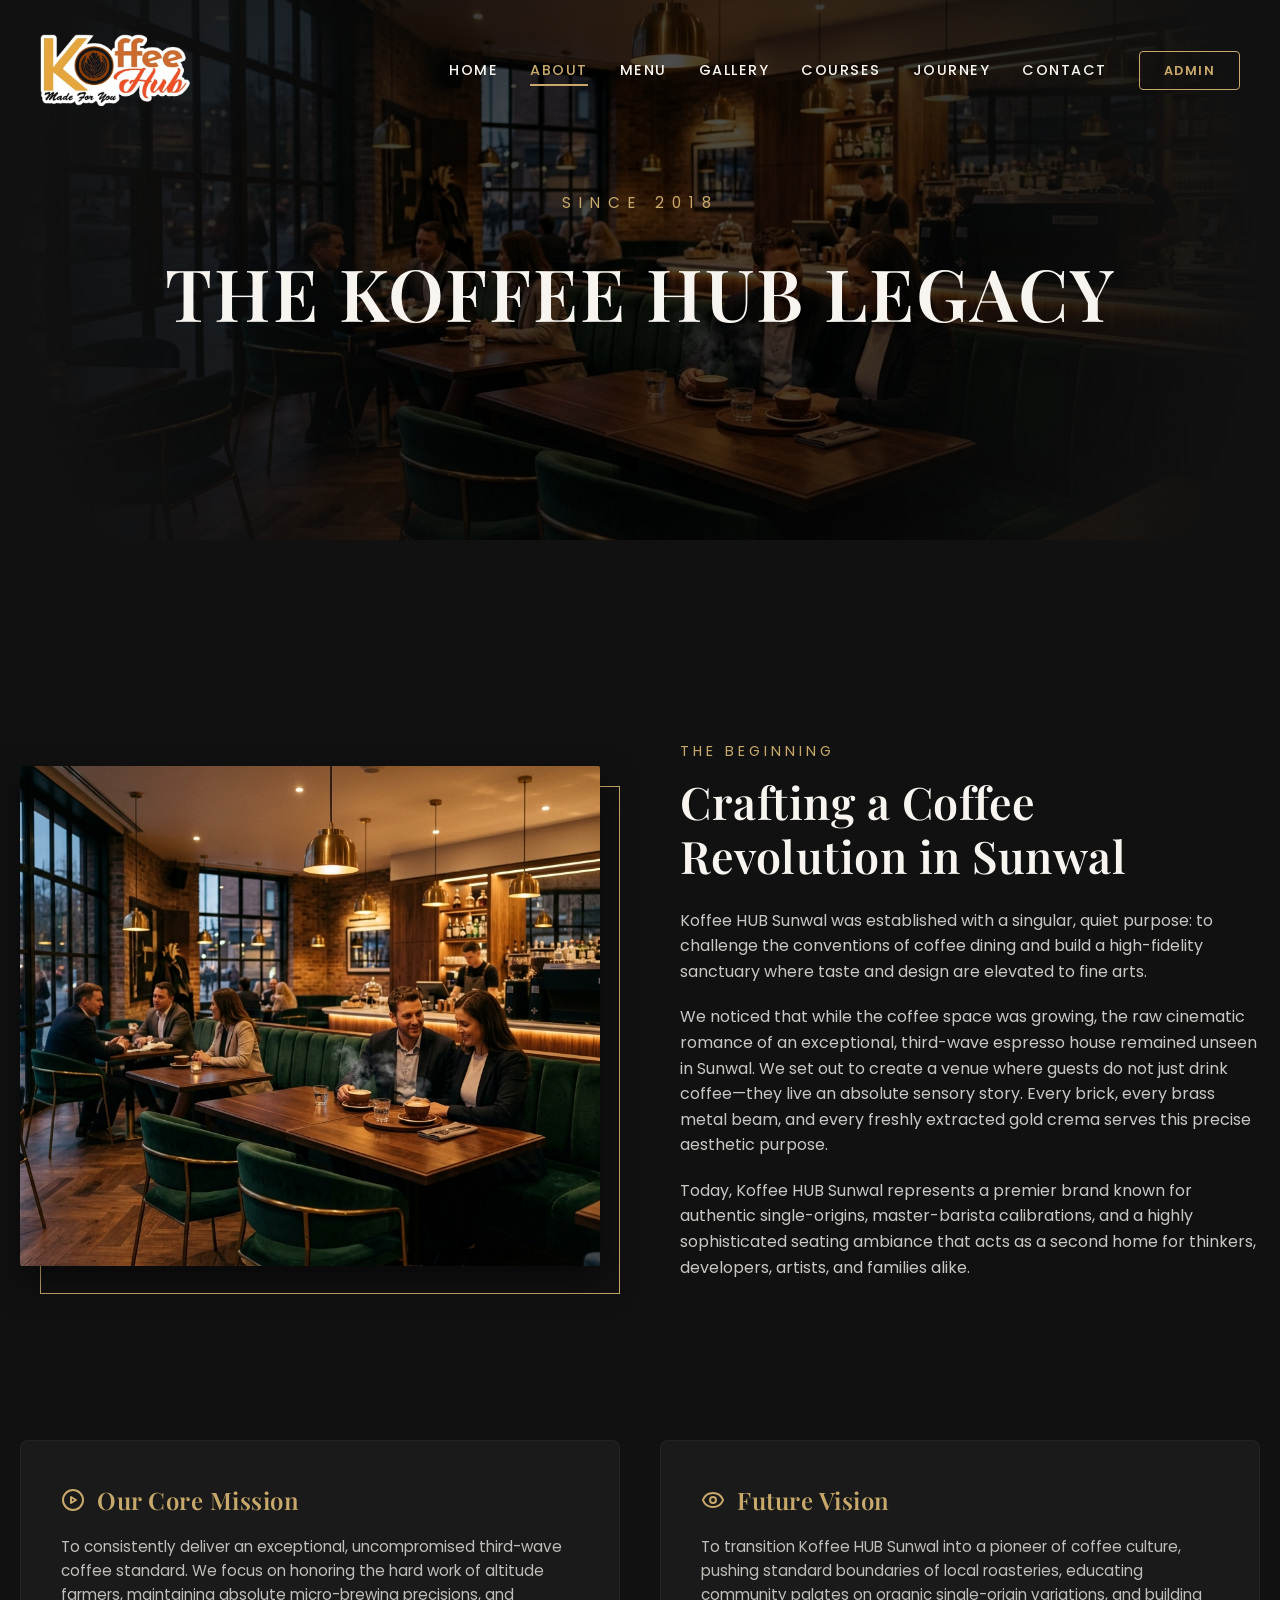
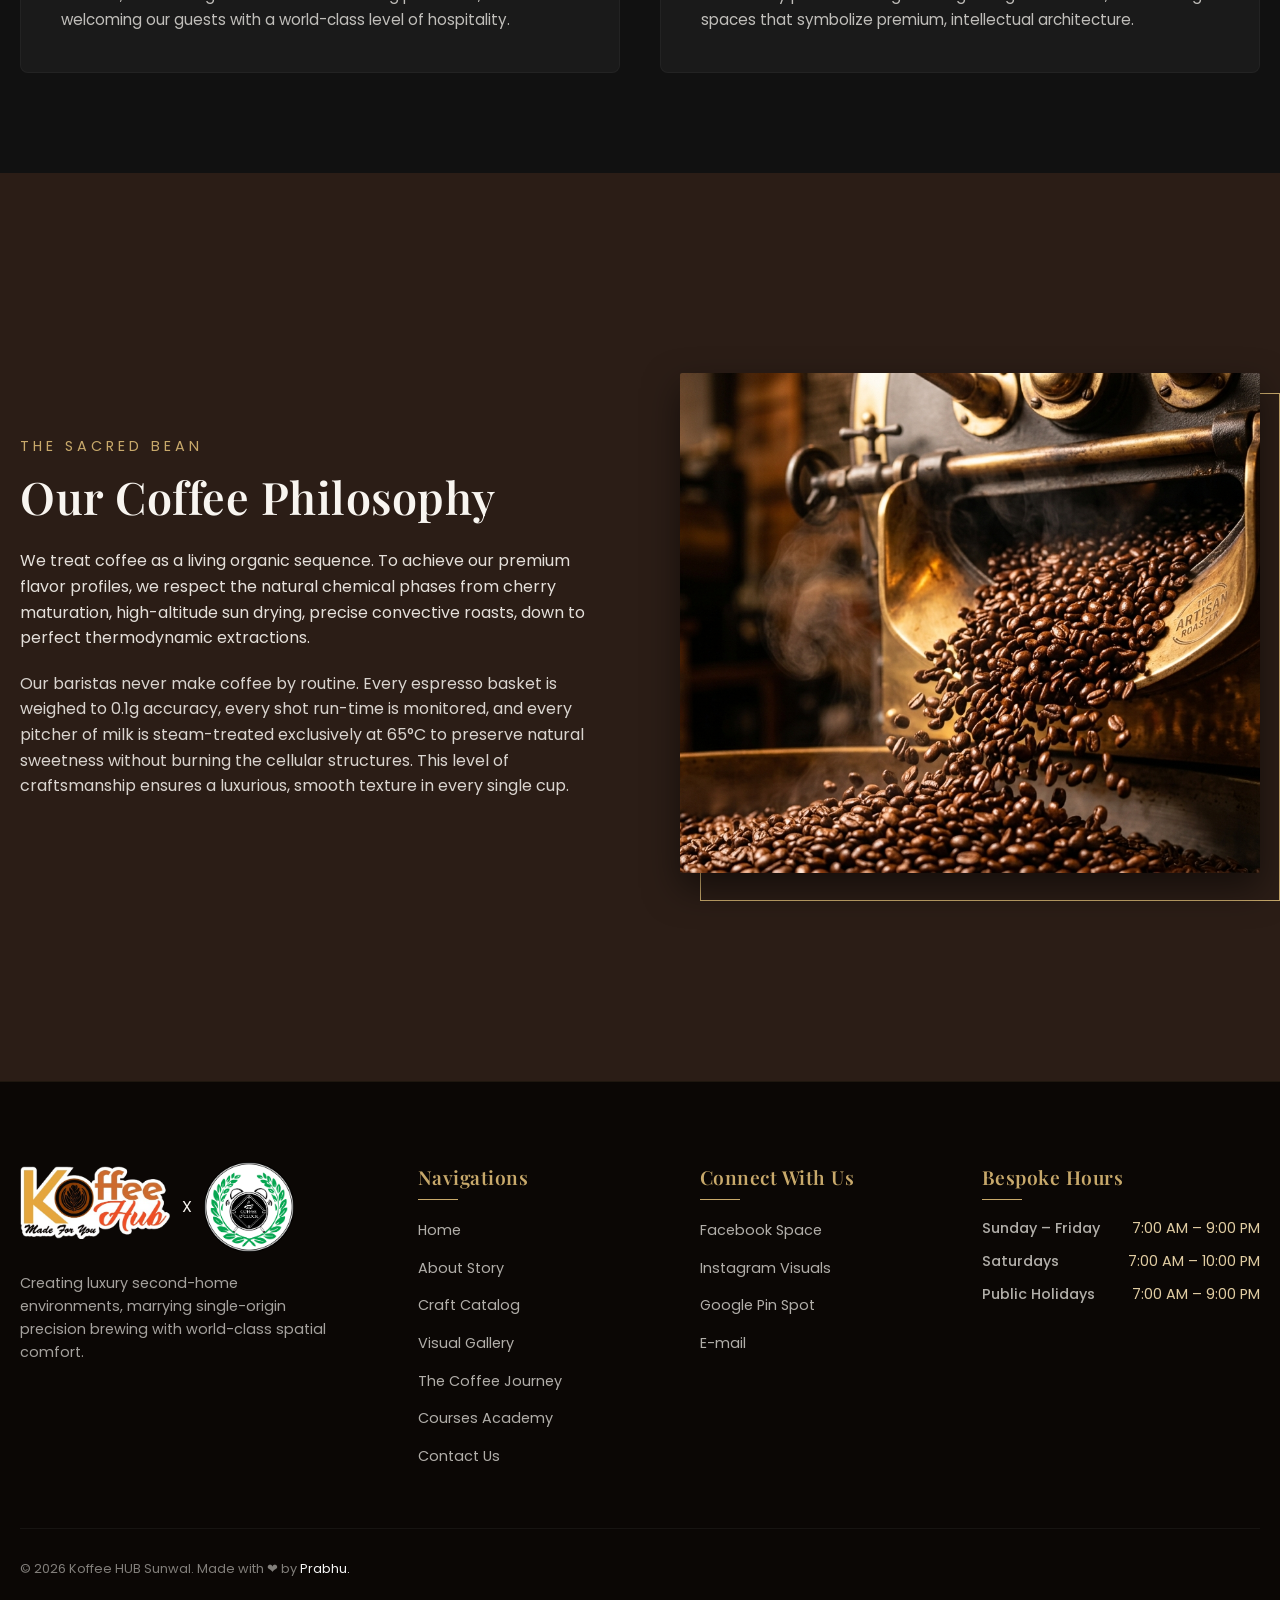
<file: about.html>
<!DOCTYPE html>
<html lang="en">
<head>
  <meta charset="UTF-8">
  <meta name="viewport" content="width=device-width, initial-scale=1.0">
  <title>Our Story & Philosophy | Koffee HUB Sunwal</title>
  <link rel="stylesheet" href="/css/style.css">
  <link rel="icon" href="images/icon.svg">
</head>
<body>
  <!-- Header / Navigation Bar -->
  <header id="header">
    <nav class="navbar" id="navbar">
      <a href="/index.html" class="nav-brand">
        <img src="/images/logo.png" alt="Koffee HUB Sunwal Logo" class="nav-logo-img">
      </a>
      
      <ul class="nav-menu">
        <li><a href="/index.html" class="nav-link">Home</a></li>
        <li><a href="/about.html" class="nav-link active">About</a></li>
        <li><a href="https://koffee-hub-sunwal-212716598723.asia-southeast1.run.app/?table=t-1784112344346" class="nav-link">Menu</a></li>
        <li><a href="/gallery.html" class="nav-link">Gallery</a></li>
        <li><a href="/courses.html" class="nav-link">Courses</a></li>
        <li><a href="/experience.html" class="nav-link">Journey</a></li>
        <li><a href="/contact.html" class="nav-link">Contact</a></li>
        <li><a href="https://koffee-hub-sunwal-212716598723.asia-southeast1.run.app/" class="nav-cta">Admin</a></li>
      </ul>

      <button class="hamburger" aria-label="Toggle Navigation">
        <span class="bar"></span>
        <span class="bar"></span>
        <span class="bar"></span>
      </button>
    </nav>
  </header>

  <!-- About Hero -->
  <section class="about-hero">
    <div class="about-hero-bg"></div>
    <div class="hero-overlay"></div>
    <div class="about-hero-content">
      <div class="hero-mini-title">Since 2018</div>
      <h1 class="about-hero-title">The Koffee HUB Legacy</h1>
    </div>
  </section>

  <!-- Narrative Section -->
  <section class="section">
    <div class="about-narrative reveal-on-scroll">
      <!-- Image Frame -->
      <div class="about-img-frame">
        <img src="/images/interior.jpg" alt="Koffee HUB Luxury Atmosphere" class="about-img">
      </div>
      
      <!-- Text Description -->
      <div class="about-text-content">
        <span class="about-story-subtitle">The Beginning</span>
        <h2 class="about-story-title">Crafting a Coffee Revolution in Sunwal</h2>
        <p class="about-text-p">
          Koffee HUB Sunwal was established with a singular, quiet purpose: to challenge the conventions of coffee dining and build a high-fidelity sanctuary where taste and design are elevated to fine arts.
        </p>
        <p class="about-text-p">
          We noticed that while the coffee space was growing, the raw cinematic romance of an exceptional, third-wave espresso house remained unseen in Sunwal. We set out to create a venue where guests do not just drink coffee—they live an absolute sensory story. Every brick, every brass metal beam, and every freshly extracted gold crema serves this precise aesthetic purpose.
        </p>
        <p class="about-text-p">
          Today, Koffee HUB Sunwal represents a premier brand known for authentic single-origins, master-barista calibrations, and a highly sophisticated seating ambiance that acts as a second home for thinkers, developers, artists, and families alike.
        </p>
      </div>
    </div>

    <!-- Mission & Vision Bento Cards -->
    <div class="bento-blocks reveal-on-scroll">
      <div class="bento-card">
        <h3 class="bento-card-title">
          <svg xmlns="http://www.w3.org/2000/svg" width="24" height="24" viewBox="0 0 24 24" fill="none" stroke="currentColor" stroke-width="2" stroke-linecap="round" stroke-linejoin="round" class="text-gold"><circle cx="12" cy="12" r="10"/><path d="m10 15 5-3-5-3v6Z"/></svg>
          Our Core Mission
        </h3>
        <p class="bento-card-desc">
          To consistently deliver an exceptional, uncompromised third-wave coffee standard. We focus on honoring the hard work of altitude farmers, maintaining absolute micro-brewing precisions, and welcoming our guests with a world-class level of hospitality.
        </p>
      </div>

      <div class="bento-card">
        <h3 class="bento-card-title">
          <svg xmlns="http://www.w3.org/2000/svg" width="24" height="24" viewBox="0 0 24 24" fill="none" stroke="currentColor" stroke-width="2" stroke-linecap="round" stroke-linejoin="round" class="text-gold"><path d="M2.062 12.348a1 1 0 0 1 0-.696 10.75 10.75 0 0 1 19.876 0 1 1 0 0 1 0 .696 10.75 10.75 0 0 1-19.876 0Z"/><circle cx="12" cy="12" r="3"/></svg>
          Future Vision
        </h3>
        <p class="bento-card-desc">
          To transition Koffee HUB Sunwal into a pioneer of coffee culture, pushing standard boundaries of local roasteries, educating community palates on organic single-origin variations, and building spaces that symbolize premium, intellectual architecture.
        </p>
      </div>
    </div>
  </section>

  <!-- Philosophy and Beans Section -->
  <section class="section-full">
    <div class="section reveal-on-scroll" style="padding: 100px 20px;">
      <div class="about-narrative">
        <div class="about-text-content">
          <span class="about-story-subtitle">The Sacred Bean</span>
          <h2 class="about-story-title">Our Coffee Philosophy</h2>
          <p class="about-text-p" style="color: rgba(248, 245, 240, 0.9);">
            We treat coffee as a living organic sequence. To achieve our premium flavor profiles, we respect the natural chemical phases from cherry maturation, high-altitude sun drying, precise convective roasts, down to perfect thermodynamic extractions.
          </p>
          <p class="about-text-p" style="color: rgba(248, 245, 240, 0.85);">
            Our baristas never make coffee by routine. Every espresso basket is weighed to 0.1g accuracy, every shot run-time is monitored, and every pitcher of milk is steam-treated exclusively at 65°C to preserve natural sweetness without burning the cellular structures. This level of craftsmanship ensures a luxurious, smooth texture in every single cup.
          </p>
        </div>

        <div class="about-img-frame">
          <img src="/images/beans.jpg" alt="Hand-selected fresh roasted coffee beans" class="about-img">
        </div>
      </div>
    </div>
  </section>

  <!-- Footer -->
<footer>
    <div class="footer-layout">
      <!-- Col 1: Brand Info -->
      <div class="footer-col-desc">
        <div class="footer-logo-row">
          <a href="#">
          <img src="/images/logo.png" alt="Koffee HUB Sunwal" class="footer-logo-img">
          </a>
          X 
          <img src="images/coffeoclocklogo.png" alt="Koffee HUB Sunwal" class="footer-logo-img2">
        </div>
        <p class="footer-brand-p">Creating luxury second-home environments, marrying single-origin precision brewing with world-class spatial comfort.</p>
      </div>

      <!-- Col 2: Navigation Links -->
      <div>
        <h3 class="footer-heading">Navigations</h3>
        <ul class="footer-links">
          <li><a href="/index.html">Home</a></li>
          <li><a href="/about.html">About Story</a></li>
          <li><a href="https://koffee-hub-sunwal-212716598723.asia-southeast1.run.app/?table=t-1784112344346">Craft Catalog</a></li>
          <li><a href="/gallery.html">Visual Gallery</a></li>
          <li><a href="/experience.html">The Coffee Journey</a></li>
          <li><a href="/courses.html">Courses Academy</a></li>
          <li><a href="/contact.html">Contact Us</a></li>
        </ul>
      </div>

      <!-- Col 3: Social & Communities -->
      <div>
        <h3 class="footer-heading">Connect With Us</h3>
        <ul class="footer-links">
          <li><a href="https://www.facebook.com/p/Koffee-HUB-Sunwal-100027303412881/" target="_blank">Facebook Space</a></li>
          <li><a href="https://www.instagram.com/koffeehubsunwal/" target="_blank">Instagram Visuals</a></li>
          <li><a href="https://maps.app.goo.gl/vTeox2EkM3HHREE3A" target="_blank">Google Pin Spot</a></li>
          <li><a href="mailto:koffeehub4@gmail.com">E-mail </a></li>
        </ul>
      </div>

      <!-- Col 4: Opening Hours -->
      <div>
        <h3 class="footer-heading">Bespoke Hours</h3>
        <ul class="hours-list">
          <li class="hours-item">
            <span>Sunday – Friday</span>
            <span>7:00 AM – 9:00 PM</span>
          </li>
          <li class="hours-item">
            <span>Saturdays</span>
            <span>7:00 AM – 10:00 PM</span>
          </li>
          <li class="hours-item">
            <span>Public Holidays</span>
            <span>7:00 AM – 9:00 PM</span>
          </li>
        </ul>
      </div>
    </div>

    <!-- Footer Bottom Copyright row -->
    <div class="footer-bottom">
      <div>&copy; 2026 Koffee HUB Sunwal. Made with ❤ by <a href="https://parbhumahatchhetry.com.np" style="text-decoration: none; color: whitesmoke;">Prabhu.</a></div>
    </div>
  </footer>

  <!-- Back to Top Button -->
  <button id="back-to-top" aria-label="Back to top">
    <svg xmlns="http://www.w3.org/2000/svg" width="24" height="24" viewBox="0 0 24 24" fill="none" stroke="currentColor" stroke-width="2" stroke-linecap="round" stroke-linejoin="round"><path d="m18 15-6-6-6 6"/></svg>
  </button>

  <script type="module" src="/js/script.js" defer></script>
</body>
</html>
</file>
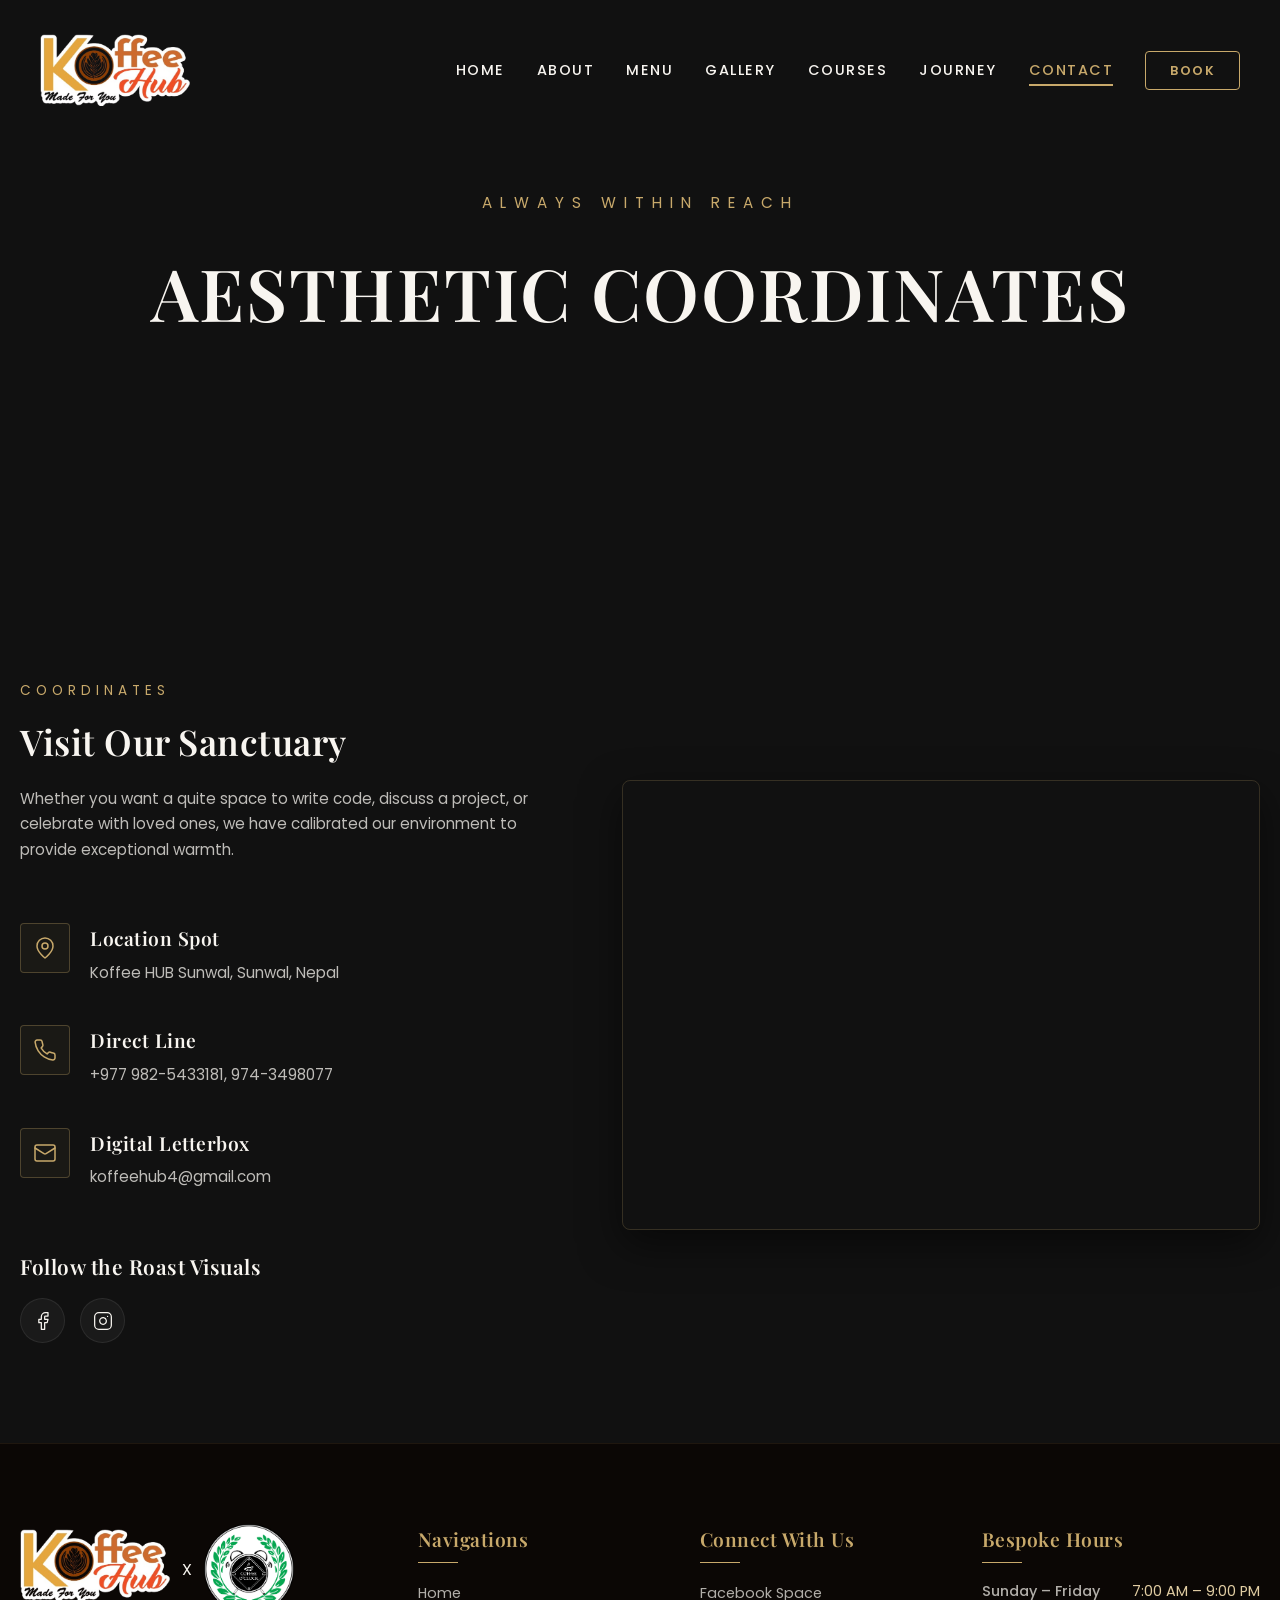
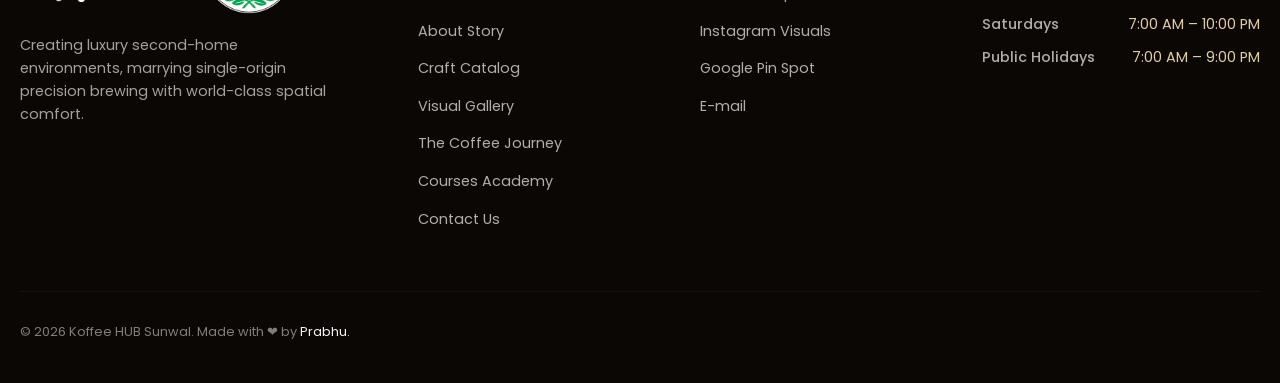
<file: contact.html>
<!DOCTYPE html>
<html lang="en">
<head>
  <meta charset="UTF-8">
  <meta name="viewport" content="width=device-width, initial-scale=1.0">
  <title>Contact & Coordinates | Koffee HUB Sunwal</title>
  <link class="styles" rel="stylesheet" href="/css/style.css">
  <link rel="icon" href="images/icon.svg">
</head>
<body>
<header id="header">
    <nav class="navbar" id="navbar">
      <a href="/index.html" class="nav-brand">
        <img src="/images/logo.png" alt="Koffee HUB Sunwal Logo" class="nav-logo-img">
      </a>
      
      <ul class="nav-menu">
        <li><a href="/index.html" class="nav-link">Home</a></li>
        <li><a href="/about.html" class="nav-link">About</a></li>
        <li><a href="https://koffee-hub-sunwal-212716598723.asia-southeast1.run.app/?table=t-1784112344346" class="nav-link">Menu</a></li>
        <li><a href="/gallery.html" class="nav-link">Gallery</a></li>
        <li><a href="/courses.html" class="nav-link">Courses</a></li>
        <li><a href="/experience.html" class="nav-link">Journey</a></li>
        <li><a href="/contact.html" class="nav-link active">Contact</a></li>
        <li><a href="https://koffee-hub-sunwal-212716598723.asia-southeast1.run.app/" class="nav-cta">Book</a></li>
      </ul>

      <button class="hamburger" aria-label="Toggle Navigation">
        <span class="bar"></span>
        <span class="bar"></span>
        <span class="bar"></span>
      </button>
    </nav>
  </header>

  <!-- Contact Hero -->
  <section class="about-hero">
    <div class="about-hero-bg" style="background-image: url('https://images.unsplash.com/photo-1495474472287-4d71bcdd2085?q=80&w=1200&auto=format&fit=crop');"></div>
    <div class="hero-overlay"></div>
    <div class="about-hero-content">
      <div class="hero-mini-title">Always Within Reach</div>
      <h1 class="about-hero-title">Aesthetic Coordinates</h1>
    </div>
  </section>

  <!-- Contact Section Workspace -->
  <section class="section reveal-on-scroll">
    
    <div class="contact-layout">
      <!-- Col 1: Contacts info details -->
      <div class="contact-info-block">
        <div>
          <span class="sec-subtitle" style="margin-left: 0;">Coordinates</span>
          <h2 class="form-title" style="margin-bottom: 15px; font-size: 2.22rem">Visit Our Sanctuary</h2>
          <p class="about-text-p" style="font-size: 0.95rem; line-height: 1.7; color: rgba(248, 245, 240, 0.75);">
            Whether you want a quite space to write code, discuss a project, or celebrate with loved ones, we have calibrated our environment to provide exceptional warmth.
          </p>
        </div>

        <div class="contact-coord-item">
          <div class="coord-icon-box">
            <!-- Pin Icon -->
            <svg xmlns="http://www.w3.org/2000/svg" width="24" height="24" viewBox="0 0 24 24" fill="none" stroke="currentColor" stroke-width="1.5" stroke-linecap="round" stroke-linejoin="round"><path d="M20 10c0 6-8 12-8 12s-8-6-8-12a8 8 0 0 1 16 0Z"/><circle cx="12" cy="10" r="3"/></svg>
          </div>
          <div>
            <h4 class="coord-label">Location Spot</h4>
            <a href="https://maps.app.goo.gl/vTeox2EkM3HHREE3A" target="_blank" class="coord-val">Koffee HUB Sunwal, Sunwal, Nepal</a>
          </div>
        </div>

        <div class="contact-coord-item">
          <div class="coord-icon-box">
            <!-- Phone Icon -->
            <svg xmlns="http://www.w3.org/2000/svg" width="24" height="24" viewBox="0 0 24 24" fill="none" stroke="currentColor" stroke-width="1.5" stroke-linecap="round" stroke-linejoin="round"><path d="M22 16.92v3a2 2 0 0 1-2.18 2 19.79 19.79 0 0 1-8.63-3.07 19.5 19.5 0 0 1-6-6 19.79 19.79 0 0 1-3.07-8.67A2 2 0 0 1 4.11 2h3a2 2 0 0 1 2 1.72 12.84 12.84 0 0 0 .7 2.81 2 2 0 0 1-.45 2.11L8.09 9.91a16 16 0 0 0 6 6l1.27-1.27a2 2 0 0 1 2.11-.45 12.84 12.84 0 0 0 2.81.7A2 2 0 0 1 22 16.92z"/></svg>
          </div>
          <div>
            <h4 class="coord-label">Direct Line</h4>
            <a href="tel:9825433181" class="coord-val">+977 982-5433181,</a><a href="tel:9743498077" class="coord-val"> 974-3498077</a>
          </div>
        </div>

        <div class="contact-coord-item">
          <div class="coord-icon-box">
            <!-- Mail Icon -->
            <svg xmlns="http://www.w3.org/2000/svg" width="24" height="24" viewBox="0 0 24 24" fill="none" stroke="currentColor" stroke-width="1.5" stroke-linecap="round" stroke-linejoin="round"><rect width="20" height="16" x="2" y="4" rx="2"/><path d="m22 7-8.97 5.7a1.94 1.94 0 0 1-2.06 0L2 7"/></svg>
          </div>
          <div>
            <h4 class="coord-label">Digital Letterbox</h4>
            <a href="mailto:koffeehub4@gmail.com" class="coord-val">koffeehub4@gmail.com</a>
          </div>
        </div>

        <!-- Social Space links -->
        <div class="social-container">
          <h4 class="social-title">Follow the Roast Visuals</h4>
          <div class="social-links-row">
            <!-- Facebook link -->
            <a href="https://www.facebook.com/p/Koffee-HUB-Sunwal-100027303412881/" target="_blank" class="social-btn" aria-label="Koffee HUB Facebook Page">
              <svg xmlns="http://www.w3.org/2000/svg" width="20" height="20" viewBox="0 0 24 24" fill="none" stroke="currentColor" stroke-width="1.5" stroke-linecap="round" stroke-linejoin="round"><path d="M18 2h-3a5 5 0 0 0-5 5v3H7v4h3v8h4v-8h3l1-4h-4V7a1 1 0 0 1 1-1h3z"/></svg>
            </a>
            <!-- Instagram link -->
            <a href="https://www.instagram.com/koffeehubsunwal/" target="_blank" class="social-btn" aria-label="Koffee HUB Instagram Profile">
              <svg xmlns="http://www.w3.org/2000/svg" width="20" height="20" viewBox="0 0 24 24" fill="none" stroke="currentColor" stroke-width="1.5" stroke-linecap="round" stroke-linejoin="round"><rect width="20" height="20" x="2" y="2" rx="5" ry="5"/><path d="M16 11.37A4 4 0 1 1 12.63 8 4 4 0 0 1 16 11.37z"/><line x1="17.5" x2="17.51" y1="6.5" y2="6.5"/></svg>
            </a>
          </div>
        </div>
      </div>

    <!-- Embedded Google Map -->
    <div class="map-embed-sec reveal-on-scroll">
      <!-- Mapped precisely to Koffee HUB Sunwal, Nepal via coordinates lookup -->
      <iframe src="https://maps.google.com/maps?q=Koffee%20HUB%20Sunwal,%20Sunwal,%20Nepal&t=&z=15&ie=UTF8&iwloc=&output=embed" loading="lazy" allowfullscreen referrerpolicy="no-referrer-when-downgrade"></iframe>
    </div>

  </section>

  <!-- Footer -->
  <footer>
    <div class="footer-layout">
      <!-- Col 1: Brand Info -->
      <div class="footer-col-desc">
        <div class="footer-logo-row">
          <a href="#">
          <img src="/images/logo.png" alt="Koffee HUB Sunwal" class="footer-logo-img">
          </a>
          X 
          <img src="images/coffeoclocklogo.png" alt="Koffee HUB Sunwal" class="footer-logo-img2">
        </div>
        <p class="footer-brand-p">Creating luxury second-home environments, marrying single-origin precision brewing with world-class spatial comfort.</p>
      </div>

      <!-- Col 2: Navigation Links -->
      <div>
        <h3 class="footer-heading">Navigations</h3>
        <ul class="footer-links">
          <li><a href="/index.html">Home</a></li>
          <li><a href="/about.html">About Story</a></li>
          <li><a href="https://koffee-hub-sunwal-212716598723.asia-southeast1.run.app/?table=t-1784112344346">Craft Catalog</a></li>
          <li><a href="/gallery.html">Visual Gallery</a></li>
          <li><a href="/experience.html">The Coffee Journey</a></li>
          <li><a href="/courses.html">Courses Academy</a></li>
          <li><a href="/contact.html">Contact Us</a></li>
        </ul>
      </div>

      <!-- Col 3: Social & Communities -->
      <div>
        <h3 class="footer-heading">Connect With Us</h3>
        <ul class="footer-links">
          <li><a href="https://www.facebook.com/p/Koffee-HUB-Sunwal-100027303412881/" target="_blank">Facebook Space</a></li>
          <li><a href="https://www.instagram.com/koffeehubsunwal/" target="_blank">Instagram Visuals</a></li>
          <li><a href="https://maps.app.goo.gl/vTeox2EkM3HHREE3A" target="_blank">Google Pin Spot</a></li>
          <li><a href="mailto:koffeehub4@gmail.com">E-mail </a></li>
        </ul>
      </div>

      <!-- Col 4: Opening Hours -->
      <div>
        <h3 class="footer-heading">Bespoke Hours</h3>
        <ul class="hours-list">
          <li class="hours-item">
            <span>Sunday – Friday</span>
            <span>7:00 AM – 9:00 PM</span>
          </li>
          <li class="hours-item">
            <span>Saturdays</span>
            <span>7:00 AM – 10:00 PM</span>
          </li>
          <li class="hours-item">
            <span>Public Holidays</span>
            <span>7:00 AM – 9:00 PM</span>
          </li>
        </ul>
      </div>
    </div>

    <!-- Footer Bottom Copyright row -->
    <div class="footer-bottom">
      <div>&copy; 2026 Koffee HUB Sunwal. Made with ❤ by <a href="https://parbhumahatchhetry.com.np" style="text-decoration: none; color: whitesmoke;">Prabhu.</a></div>
    </div>
  </footer>

  <!-- Back to Top Button -->
  <button id="back-to-top" aria-label="Back to top">
    <svg xmlns="http://www.w3.org/2000/svg" width="24" height="24" viewBox="0 0 24 24" fill="none" stroke="currentColor" stroke-width="2" stroke-linecap="round" stroke-linejoin="round"><path d="m18 15-6-6-6 6"/></svg>
  </button>

  <script type="module" src="/js/script.js" defer></script>
</body>
</html>
</file>
<file: css/style.css>
/* 
 * Koffee HUB Sunwal
 * Custom Premium Stylesheet
 * Mood: Luxurious, Cinematic, Modern, Aesthetic, Warm, Sophisticated
 */

@import url('https://fonts.googleapis.com/css2?family=Playfair+Display:ital,wght@0,400..900;1,400..900&family=Poppins:ital,wght@0,300;0,400;0,500;0,600;0,700;1,400&display=swap');

:root {
  --primary-espresso: #2B1D16;
  --dark-coffee: #3A261C;
  --cream-white: #F8F5F0;
  --matte-black: #111111;
  --matte-gray: #1a1a1a;
  --luxury-gold: #C8A96B;
  --gold-dark: #9F824A;
  --gold-light: #E1CDA3;
  --gold-glow: rgba(200, 169, 107, 0.35);
  
  --font-serif: "Playfair Display", Georgia, serif;
  --font-sans: "Poppins", Arial, sans-serif;
  
  --transition-smooth: all 0.4s cubic-bezier(0.25, 1, 0.5, 1);
  --transition-fast: all 0.2s ease;
}

/* Base Styles & Resets */
* {
  box-sizing: border-box;
  margin: 0;
  padding: 0;
}

html {
  scroll-behavior: smooth;
  scroll-padding-top: 80px;
}

body {
  font-family: var(--font-sans);
  background-color: var(--matte-black);
  color: var(--cream-white);
  line-height: 1.6;
  overflow-x: hidden;
}

/* Root Custom Scrollbar */
::-webkit-scrollbar {
  width: 8px;
}
::-webkit-scrollbar-track {
  background: var(--matte-black);
}
::-webkit-scrollbar-thumb {
  background: var(--primary-espresso);
  border: 2px solid var(--matte-black);
  border-radius: 4px;
}
::-webkit-scrollbar-thumb:hover {
  background: var(--luxury-gold);
}

/* Typography Helpers */
h1, h2, h3, h4, h5, h6 {
  font-family: var(--font-serif);
  font-weight: 600;
  letter-spacing: 0.5px;
}

.text-gold {
  color: var(--luxury-gold);
}

.font-serif {
  font-family: var(--font-serif);
}

.font-sans {
  font-family: var(--font-sans);
}

.letter-spacing-wide {
  letter-spacing: 2px;
}

/* --- cinematic loading screen --- */
#loading-screen {
  position: fixed;
  top: 0;
  left: 0;
  width: 100vw;
  height: 100vh;
  background-color: var(--matte-black);
  display: flex;
  flex-direction: column;
  justify-content: center;
  align-items: center;
  z-index: 9999;
  transition: opacity 1s cubic-bezier(0.25, 1, 0.5, 1), visibility 1s;
  overflow: hidden;
  padding: 20px;
}

#loading-screen.fade-out {
  opacity: 0;
  visibility: hidden;
  pointer-events: none;
}
 
/* --- High-Speed Coffee Bean Spreading Loader --- */
.beans-scatter-container {
  position: relative;
  width: 300px;
  height: 300px;
  display: flex;
  justify-content: center;
  align-items: center;
}

.loader-center-logo {
  position: absolute;
  max-width: 140px;
  max-height: 120px;
    animation: fadeInLogo 0.8s cubic-bezier(0.16, 1, 0.3, 1) forwards;
  z-index: 10;
  display: flex;
  justify-content: center;
  align-items: center;
  background-color: transparent;
  padding: 0;
}

.loader-logo-flat {
  max-width: 140px;
  height: auto;
  object-fit: contain;
}

.scatter-bean {
  position: absolute;
  width: 28px;
  height: 38px;
  background: radial-gradient(circle at 35% 35%, #5c3c2b, #2b1d16 85%);
  border-radius: 50% 50% 50% 50% / 60% 60% 40% 40%;
  box-shadow: inset -2px -2px 6px rgba(0,0,0,0.6), 0 4px 10px rgba(0,0,0,0.5);
  opacity: 0;
}

.scatter-bean::after {
  content: '';
  position: absolute;
  top: 0;
  left: 50%;
  width: 1.5px;
  height: 100%;
  background: var(--luxury-gold);
  transform: translateX(-50%) rotate(4deg);
  border-radius: 50%;
  opacity: 0.6;
}

@keyframes fadeInLogo {
  0% { transform: scale(0.4); opacity: 0; }
  100% { transform: scale(1); opacity: 1; }
}

/* Individual bean animations - spreading outward elegantly */
.bean-1 { animation: spreadBean1 1.2s cubic-bezier(0.16, 1, 0.3, 1) forwards; }
.bean-2 { animation: spreadBean2 1.2s cubic-bezier(0.16, 1, 0.3, 1) forwards; }
.bean-3 { animation: spreadBean3 1.2s cubic-bezier(0.16, 1, 0.3, 1) forwards; }
.bean-4 { animation: spreadBean4 1.2s cubic-bezier(0.16, 1, 0.3, 1) forwards; }
.bean-5 { animation: spreadBean5 1.2s cubic-bezier(0.16, 1, 0.3, 1) forwards; }
.bean-6 { animation: spreadBean6 1.2s cubic-bezier(0.16, 1, 0.3, 1) forwards; }
.bean-7 { animation: spreadBean7 1.2s cubic-bezier(0.16, 1, 0.3, 1) forwards; }
.bean-8 { animation: spreadBean8 1.2s cubic-bezier(0.16, 1, 0.3, 1) forwards; }

@keyframes spreadBean1 {
  0% { transform: translate(0, 0) rotate(0deg) scale(0); opacity: 0; }
  20% { opacity: 1; }
  100% { transform: translate(-80px, -80px) rotate(-45deg) scale(1); opacity: 1; }
}
@keyframes spreadBean2 {
  0% { transform: translate(0, 0) rotate(0deg) scale(0); opacity: 0; }
  20% { opacity: 1; }
  100% { transform: translate(80px, -70px) rotate(35deg) scale(0.9); opacity: 1; }
}
@keyframes spreadBean3 {
  0% { transform: translate(0, 0) rotate(0deg) scale(0); opacity: 0; }
  20% { opacity: 1; }
  100% { transform: translate(-95px, 20px) rotate(-85deg) scale(1.1); opacity: 1; }
}
@keyframes spreadBean4 {
  0% { transform: translate(0, 0) rotate(0deg) scale(0); opacity: 0; }
  20% { opacity: 1; }
  100% { transform: translate(90px, 30px) rotate(60deg) scale(0.85); opacity: 1; }
}
@keyframes spreadBean5 {
  0% { transform: translate(0, 0) rotate(0deg) scale(0); opacity: 0; }
  20% { opacity: 1; }
  100% { transform: translate(-30px, 90px) rotate(15deg) scale(1.05); opacity: 1; }
}
@keyframes spreadBean6 {
  0% { transform: translate(0, 0) rotate(0deg) scale(0); opacity: 0; }
  20% { opacity: 1; }
  100% { transform: translate(35px, -100px) rotate(-20deg) scale(0.95); opacity: 1; }
}
@keyframes spreadBean7 {
  0% { transform: translate(0, 0) rotate(0deg) scale(0); opacity: 0; }
  20% { opacity: 1; }
  100% { transform: translate(-70px, -20px) rotate(110deg) scale(0.9); opacity: 1; }
}
@keyframes spreadBean8 {
  0% { transform: translate(0, 0) rotate(0deg) scale(0); opacity: 0; }
  20% { opacity: 1; }
  100% { transform: translate(65px, 80px) rotate(-135deg) scale(1); opacity: 1; }
}

/* Fast text subtitle */
.loader-subtitle {
  margin-top: 20px;
  font-family: var(--font-serif);
  font-size: 1.1rem;
  letter-spacing: 3px;
  color: var(--luxury-gold);
  text-transform: uppercase;
  opacity: 0;
  animation: animateTextFast 1s ease-out 0.3s forwards;
}

@keyframes animateTextFast {
  0% { opacity: 0; transform: translateY(10px); }
  100% { opacity: 0.9; transform: translateY(0); }
}


/* --- header / navigation bar --- */
header {
  position: fixed;
  top: 0;
  left: 0;
  width: 100%;
  z-index: 1000;
  transition: var(--transition-smooth);
}

.navbar {
  max-width: 1400px;
  margin: 0 auto;
  padding: 20px 40px;
  display: flex;
  justify-content: space-between;
  align-items: center;
  transition: var(--transition-smooth);
}

header.scrolled {
  background: rgba(17, 17, 17, 0.95);
  backdrop-filter: blur(12px);
  -webkit-backdrop-filter: blur(12px);
  box-shadow: 0 10px 30px rgba(0, 0, 0, 0.5);
  border-bottom: 1px solid rgba(200, 169, 107, 0.15);
}

header.scrolled .navbar {
  padding: 12px 40px;
}

.nav-brand {
  display: flex;
  align-items: center;
  gap: 12px;
  text-decoration: none;
}

.nav-logo-img {
  height: 100px;
  max-width: 150px;
  object-fit: contain;
  transition: var(--transition-smooth);
}

header.scrolled .nav-logo-img {
  height: 60px;
  width: auto;
}

.nav-brand-text {
  font-family: var(--font-serif);
  font-size: 1.4rem;
  color: var(--cream-white);
  font-weight: 700;
  letter-spacing: 1px;
}

.nav-brand-text span {
  color: var(--luxury-gold);
}

/* Nav Links */
.nav-menu {
  display: flex;
  list-style: none;
  gap: 32px;
  align-items: center;
}

.nav-link {
  text-decoration: none;
  color: var(--cream-white);
  font-size: 0.9rem;
  font-weight: 500;
  text-transform: uppercase;
  letter-spacing: 1.5px;
  position: relative;
  transition: var(--transition-fast);
  padding: 6px 0;
}

.nav-link:hover {
  color: var(--luxury-gold);
}

.nav-link::after {
  content: '';
  position: absolute;
  bottom: 0;
  left: 0;
  width: 0;
  height: 2px;
  background-color: var(--luxury-gold);
  transition: var(--transition-smooth);
}

.nav-link:hover::after,
.nav-link.active::after {
  width: 100%;
}

.nav-link.active {
  color: var(--luxury-gold);
}

/* Glass Book Table button in Nav */
.nav-cta {
  background: transparent;
  color: var(--luxury-gold);
  border: 1px solid var(--luxury-gold);
  padding: 10px 24px;
  text-decoration: none;
  border-radius: 4px;
  text-transform: uppercase;
  font-size: 0.8rem;
  letter-spacing: 1.5px;
  font-weight: 600;
  transition: var(--transition-smooth);
}

.nav-cta:hover {
  background: var(--luxury-gold);
  color: var(--matte-black);
  box-shadow: 0 4px 15px var(--gold-glow);
}

/* Hamburger Menu Icon */
.hamburger {
  display: none;
  cursor: pointer;
  background: transparent;
  border: none;
  outline: none;
}

.bar {
  display: block;
  width: 25px;
  height: 2px;
  margin: 5px auto;
  background-color: var(--cream-white);
  transition: var(--transition-smooth);
}

/* --- HERO SECTION --- */
.hero-sec {
  position: relative;
  width: 100%;
  height: 100vh;
  display: flex;
  align-items: center;
  justify-content: center;
  overflow: hidden;
}

/* Parallax zoom effect for hero background */
.hero-bg-wrapper {
  position: absolute;
  top: 0;
  left: 0;
  width: 100%;
  height: 100%;
  z-index: 1;
}

.hero-bg-img {
  width: 100%;
  height: 100%;
  object-fit: cover;
  transform: scale(1.05);
  filter: brightness(0.35);
  animation: bgPulse 20s infinite alternate ease-in-out;
}

@keyframes bgPulse {
  0% { transform: scale(1.05) translate(0px, 0px); }
  100% { transform: scale(1.15) translate(-10px, -5px); }
}

.hero-overlay {
  position: absolute;
  top: 0;
  left: 0;
  width: 100%;
  height: 100%;
  background: radial-gradient(circle at center, transparent 30%, var(--matte-black) 90%);
  z-index: 2;
}

.hero-content {
  position: relative;
  z-index: 3;
  text-align: center;
  max-width: 900px;
  padding: 0 20px;
  display: flex;
  flex-direction: column;
  align-items: center;
}

.hero-mini-title {
  font-size: 0.95rem;
  letter-spacing: 8px;
  text-transform: uppercase;
  color: var(--luxury-gold);
  margin-bottom: 20px;
  display: inline-block;
  opacity: 0;
  transform: translateY(20px);
  animation: revealUp 1s cubic-bezier(0.25, 1, 0.5, 1) forwards;
}

.hero-main-title {
  font-family: var(--font-serif);
  font-size: clamp(3rem, 7vw, 5.5rem);
  font-weight: 700;
  line-height: 1.1;
  color: var(--cream-white);
  margin-bottom: 25px;
  text-transform: uppercase;
  opacity: 0;
  transform: translateY(30px);
  animation: revealUp 1s cubic-bezier(0.25, 1, 0.5, 1) 0.3s forwards;
}

.hero-main-title span {
  display: block;
  font-size: clamp(1.5rem, 4vw, 2.5rem);
  font-family: var(--font-sans);
  font-weight: 300;
  letter-spacing: 4px;
  color: var(--gold-light);
  text-transform: none;
  margin-top: 10px;
}

.hero-desc {
  font-size: clamp(1rem, 1.5vw, 1.15rem);
  color: rgba(248, 245, 240, 0.85);
  max-width: 650px;
  margin-bottom: 40px;
  opacity: 0;
  transform: translateY(20px);
  animation: revealUp 1s cubic-bezier(0.25, 1, 0.5, 1) 0.6s forwards;
}

/* Action Buttons */
.hero-btn-group {
  display: flex;
  gap: 20px;
  opacity: 0;
  transform: translateY(20px);
  animation: revealUp 1s cubic-bezier(0.25, 1, 0.5, 1) 0.9s forwards;
}

.btn-premium {
  padding: 16px 36px;
  font-size: 0.85rem;
  font-weight: 600;
  text-transform: uppercase;
  letter-spacing: 2px;
  border-radius: 4px;
  cursor: pointer;
  transition: var(--transition-smooth);
  text-decoration: none;
  display: inline-block;
}

.btn-gold {
  background: linear-gradient(135deg, var(--luxury-gold), var(--gold-dark));
  color: var(--matte-black);
  border: none;
}

.btn-gold:hover {
  transform: translateY(-3px);
  box-shadow: 0 10px 25px var(--gold-glow);
}

.btn-outline {
  background: transparent;
  color: var(--cream-white);
  border: 1px solid rgba(248, 245, 240, 0.3);
}

.btn-outline:hover {
  background: rgba(248, 245, 240, 0.05);
  border-color: var(--luxury-gold);
  color: var(--luxury-gold);
  transform: translateY(-3px);
}

@keyframes revealUp {
  to { opacity: 1; transform: translateY(0); }
}

/* Decorative Hero Bottom Steam and Scroll Indicators */
.scroll-indicator {
  position: absolute;
  bottom: 40px;
  left: 50%;
  transform: translateX(-50%);
  z-index: 3;
  display: flex;
  flex-direction: column;
  align-items: center;
  gap: 10px;
  text-decoration: none;
  color: rgba(248, 245, 240, 0.5);
  font-size: 0.75rem;
  text-transform: uppercase;
  letter-spacing: 2px;
  transition: var(--transition-fast);
}

.scroll-indicator:hover {
  color: var(--luxury-gold);
}

.mouse {
  width: 24px;
  height: 40px;
  border: 2px solid rgba(24af, 245, 240, 0.4);
  border-color: inherit;
  border-radius: 20px;
  display: flex;
  justify-content: center;
  padding-top: 8px;
}

.wheel {
  width: 4px;
  height: 8px;
  background-color: var(--luxury-gold);
  border-radius: 2px;
  animation: scrollWheel 1.5s infinite ease-out;
}

@keyframes scrollWheel {
  0% { transform: translateY(0); opacity: 1; }
  100% { transform: translateY(12px); opacity: 0; }
}

/* --- SECTION GENERAL DESIGN --- */
.section {
  padding: 100px 20px;
  max-width: 1300px;
  margin: 0 auto;
}

.section-full {
  width: 100%;
  background-color: var(--primary-espresso);
}

.sec-header {
  text-align: center;
  margin-bottom: 70px;
}

.sec-subtitle {
  font-size: 0.85rem;
  color: var(--luxury-gold);
  text-transform: uppercase;
  letter-spacing: 5px;
  margin-bottom: 12px;
  display: block;
}

.sec-title {
  font-family: var(--font-serif);
  font-size: clamp(2rem, 4vw, 3rem);
  color: var(--cream-white);
  position: relative;
  display: inline-block;
  padding-bottom: 20px;
}

.sec-title::after {
  content: '';
  position: absolute;
  bottom: 0;
  left: 50%;
  transform: translateX(-50%);
  width: 80px;
  height: 2px;
  background-top: linear-gradient(to right, transparent, var(--luxury-gold), transparent);
  background-color: var(--luxury-gold);
}

/* Reveal Reveal on Scroll */
.reveal-on-scroll {
  opacity: 0;
  transform: translateY(40px);
  transition: opacity 0.8s cubic-bezier(0.25, 1, 0.5, 1), transform 0.8s cubic-bezier(0.25, 1, 0.5, 1);
}

.reveal-on-scroll.revealed {
  opacity: 1;
  transform: translateY(0);
}

/* --- HOME COFFEE CARD GRID --- */
.coffee-grid {
  display: grid;
  grid-template-columns: repeat(auto-fit, minmax(280px, 1fr));
  gap: 30px;
  margin-bottom: 50px;
}

.coffee-card {
  background: var(--matte-gray);
  border: 1px solid rgba(255, 255, 255, 0.05);
  border-radius: 8px;
  overflow: hidden;
  transition: var(--transition-smooth);
  position: relative;
}

.coffee-card:hover {
  transform: translateY(-10px);
  border-color: rgba(200, 169, 107, 0.3);
  box-shadow: 0 15px 35px rgba(0,0,0,0.6);
}

.card-img-wrapper {
  width: 100%;
  height: 280px;
  overflow: hidden;
  position: relative;
}

.card-img {
  width: 100%;
  height: 100%;
  object-fit: cover;
  transition: transform 0.8s cubic-bezier(0.25, 1, 0.5, 1);
}

.coffee-card:hover .card-img {
  transform: scale(1.1);
}

.card-tag {
  position: absolute;
  top: 15px;
  right: 15px;
  background: linear-gradient(135deg, var(--luxury-gold), var(--gold-dark));
  color: var(--matte-black);
  font-size: 0.7rem;
  font-weight: 600;
  padding: 5px 12px;
  border-radius: 20px;
  text-transform: uppercase;
  letter-spacing: 1.5px;
  box-shadow: 0 4px 10px rgba(0,0,0,0.3);
}

.card-info {
  padding: 25px;
  display: flex;
  flex-direction: column;
}

.card-meta {
  display: flex;
  justify-content: space-between;
  align-items: center;
  margin-bottom: 12px;
}

.card-price {
  color: var(--luxury-gold);
  font-family: var(--font-serif);
  font-size: 1.25rem;
  font-weight: 700;
}

.card-title {
  font-size: 1.3rem;
  margin-bottom: 10px;
  color: var(--cream-white);
  transition: var(--transition-fast);
}

.coffee-card:hover .card-title {
  color: var(--luxury-gold);
}

.card-desc {
  font-size: 0.88rem;
  color: rgba(248, 245, 240, 0.7);
  margin-bottom: 20px;
}

.card-btn {
  background: transparent;
  border: 1px solid rgba(200, 169, 107, 0.3);
  color: var(--luxury-gold);
  padding: 10px 0;
  text-align: center;
  text-decoration: none;
  font-size: 0.8rem;
  text-transform: uppercase;
  letter-spacing: 2px;
  border-radius: 4px;
  font-weight: 600;
  transition: var(--transition-smooth);
}

.coffee-card:hover .card-btn {
  background: var(--luxury-gold);
  color: var(--matte-black);
  border-color: var(--luxury-gold);
}

/* --- WHY CHOOSE US SECTION --- */
.bento-features {
  display: grid;
  grid-template-columns: repeat(auto-fit, minmax(260px, 1fr));
  gap: 30px;
  margin-top: 20px;
}

.feature-box {
  background: linear-gradient(145deg, #181818, #111111);
  border: 1px solid rgba(200, 169, 107, 0.08);
  border-radius: 12px;
  padding: 40px 30px;
  text-align: center;
  transition: var(--transition-smooth);
}

.feature-box:hover {
  transform: translateY(-8px);
  border-color: rgba(200, 169, 107, 0.25);
  box-shadow: inset 0 0 20px rgba(200, 169, 107, 0.05), 0 20px 40px rgba(0,0,0,0.5);
}

.feature-icon-circle {
  width: 70px;
  height: 70px;
  border-radius: 50%;
  background: rgba(200, 169, 107, 0.08);
  border: 1px solid rgba(200, 169, 107, 0.2);
  display: flex;
  align-items: center;
  justify-content: center;
  margin: 0 auto 25px auto;
  color: var(--luxury-gold);
  transition: var(--transition-smooth);
}

.feature-box:hover .feature-icon-circle {
  background: var(--luxury-gold);
  color: var(--matte-black);
  box-shadow: 0 0 20px var(--gold-glow);
}

.feature-box h3 {
  font-size: 1.35rem;
  margin-bottom: 12px;
  color: var(--cream-white);
}

.feature-box p {
  color: rgba(248, 245, 240, 0.7);
  font-size: 0.9rem;
}

/* --- TESTIMONIAL CAROUSEL --- */
.testimonials-section {
  position: relative;
  background-color: var(--primary-espresso);
  overflow: hidden;
  padding: 100px 20px;
}

.testimonials-bg-accent {
  position: absolute;
  top: 50%;
  left: 50%;
  width: 400px;
  height: 400px;
  background: radial-gradient(circle, var(--gold-glow) 0%, transparent 60%);
  transform: translate(-50%, -50%);
  pointer-events: none;
  z-index: 1;
}

.testimonial-container {
  max-width: 800px;
  margin: 0 auto;
  position: relative;
  z-index: 2;
}

.testimonials-wrapper {
  overflow: hidden;
  position: relative;
  min-height: 280px;
  display: flex;
  align-items: center;
}

.testimonial-slide {
  position: absolute;
  opacity: 0;
  visibility: hidden;
  transition: opacity 0.6s cubic-bezier(0.25, 1, 0.5, 1), transform 0.6s cubic-bezier(0.25, 1, 0.5, 1);
  transform: translateX(100px);
  width: 100%;
  text-align: center;
}

.testimonial-slide.active {
  opacity: 1;
  visibility: visible;
  transform: translateX(0);
}

.testimonial-slide.prev {
  transform: translateX(-100px);
}

.testimonial-stars {
  color: var(--luxury-gold);
  display: flex;
  justify-content: center;
  gap: 5px;
  margin-bottom: 20px;
}

.testimonial-quote {
  font-family: var(--font-serif);
  font-size: clamp(1.15rem, 2vw, 1.6rem);
  font-style: italic;
  color: var(--cream-white);
  line-height: 1.5;
  margin-bottom: 25px;
}

.testimonial-user {
  display: flex;
  justify-content: center;
  align-items: center;
  gap: 15px;
}

.testimonial-avatar {
  width: 50px;
  height: 50px;
  border-radius: 50%;
  object-fit: cover;
  border: 1px solid var(--luxury-gold);
}

.testimonial-username {
  font-weight: 600;
  color: var(--luxury-gold);
  font-size: 0.95rem;
}

.testimonial-title {
  color: rgba(248, 245, 240, 0.6);
  font-size: 0.8rem;
  display: block;
  text-align: left;
}

/* Carousel Dots & Controls */
.carousel-controls {
  display: flex;
  justify-content: center;
  align-items: center;
  gap: 20px;
  margin-top: 35px;
}

.carousel-arrow {
  background: transparent;
  border: 1px solid rgba(200, 169, 107, 0.3);
  color: var(--cream-white);
  border-radius: 50%;
  width: 45px;
  height: 45px;
  display: flex;
  align-items: center;
  justify-content: center;
  cursor: pointer;
  transition: var(--transition-fast);
}

.carousel-arrow:hover {
  background: var(--luxury-gold);
  color: var(--matte-black);
  border-color: var(--luxury-gold);
}

.carousel-dots {
  display: flex;
  gap: 10px;
}

.dot {
  width: 8px;
  height: 8px;
  border-radius: 50%;
  background-color: rgba(248, 245, 240, 0.25);
  cursor: pointer;
  transition: var(--transition-fast);
}

.dot.active {
  background-color: var(--luxury-gold);
  transform: scale(1.3);
}

/* --- THE CTA CORNER --- */
.cta-sec {
  position: relative;
  padding: 120px 20px;
  overflow: hidden;
  text-align: center;
}

.cta-bg {
  position: absolute;
  top: 0;
  left: 0;
  width: 100%;
  height: 100%;
  background: url('/images/interior.jpg') no-repeat center center;
  background-size: cover;
  filter: brightness(0.25);
  z-index: 1;
}

.cta-content {
  position: relative;
  z-index: 2;
  max-width: 800px;
  margin: 0 auto;
}

.cta-tag {
  color: var(--luxury-gold);
  text-transform: uppercase;
  letter-spacing: 5px;
  font-size: 0.9rem;
  margin-bottom: 12px;
}

.cta-title {
  font-size: clamp(2.2rem, 5vw, 3.5rem);
  line-height: 1.2;
  margin-bottom: 25px;
}

.cta-desc {
  color: rgba(248, 245, 240, 0.85);
  margin-bottom: 35px;
  font-size: 1.05rem;
}

/* --- ABOUT PAGE STYLES --- */
.about-hero {
  height: 60vh;
  position: relative;
  display: flex;
  align-items: center;
  justify-content: center;
  overflow: hidden;
}

.about-hero-bg {
  position: absolute;
  top: 0;
  left: 0;
  width: 100%;
  height: 100%;
  background: url('/images/interior.jpg') no-repeat center center;
  background-size: cover;
  filter: brightness(0.3);
}

.about-hero-content {
  position: relative;
  z-index: 2;
  text-align: center;
}

.about-hero-title {
  font-family: var(--font-serif);
  font-size: clamp(2.5rem, 6vw, 4.5rem);
  text-transform: uppercase;
  letter-spacing: 2px;
}

.about-narrative {
  display: grid;
  grid-template-columns: 1fr 1fr;
  gap: 80px;
  align-items: center;
  padding: 100px 0;
}

.about-img-frame {
  position: relative;
}

.about-img-frame::before {
  content: '';
  position: absolute;
  top: 20px;
  left: 20px;
  right: -20px;
  bottom: -20px;
  border: 1px solid var(--luxury-gold);
  z-index: 1;
  pointer-events: none;
}

.about-img {
  width: 100%;
  height: 500px;
  object-fit: cover;
  position: relative;
  z-index: 2;
  box-shadow: 0 15px 35px rgba(0,0,0,0.5);
  border-radius: 2px;
}

.about-text-content {
  display: flex;
  flex-direction: column;
}

.about-story-subtitle {
  color: var(--luxury-gold);
  text-transform: uppercase;
  font-size: 0.9rem;
  letter-spacing: 4px;
  margin-bottom: 12px;
}

.about-story-title {
  font-size: clamp(2rem, 3.5vw, 2.8rem);
  margin-bottom: 25px;
  line-height: 1.2;
}

.about-text-p {
  color: rgba(248, 245, 240, 0.8);
  font-size: 1rem;
  margin-bottom: 20px;
}

/* Bento layout for Mission / Vision */
.bento-blocks {
  display: grid;
  grid-template-columns: 1fr 1fr;
  gap: 40px;
  margin-top: 40px;
}

.bento-card {
  background: var(--matte-gray);
  border: 1px solid rgba(255,255,255,0.04);
  padding: 40px;
  border-radius: 8px;
  transition: var(--transition-smooth);
}

.bento-card:hover {
  border-color: rgba(200, 169, 107, 0.3);
  background: linear-gradient(135deg, var(--matte-gray), #141414);
}

.bento-card-title {
  font-size: 1.5rem;
  color: var(--luxury-gold);
  margin-bottom: 15px;
  display: flex;
  align-items: center;
  gap: 12px;
}

.bento-card-desc {
  color: rgba(248, 245, 240, 0.75);
  font-size: 0.95rem;
}

/* --- MENU PAGE STYLES --- */
.menu-controls {
  display: flex;
  flex-direction: column;
  gap: 25px;
  align-items: center;
  margin-bottom: 60px;
}

.search-box-wrapper {
  position: relative;
  max-width: 500px;
  width: 100%;
}

.menu-search-input {
  width: 100%;
  background: var(--matte-gray);
  border: 1px solid rgba(255, 255, 255, 0.08);
  border-radius: 30px;
  padding: 14px 25px 14px 50px;
  color: var(--cream-white);
  font-family: var(--font-sans);
  font-size: 0.95rem;
  transition: var(--transition-smooth);
}

.menu-search-input:focus {
  outline: none;
  border-color: var(--luxury-gold);
  box-shadow: 0 0 15px rgba(200, 169, 107, 0.15);
}

.search-icon-svg {
  position: absolute;
  left: 20px;
  top: 50%;
  transform: translateY(-50%);
  color: var(--luxury-gold);
  width: 18px;
  height: 18px;
}

.category-capsules {
  display: flex;
  flex-wrap: wrap;
  justify-content: center;
  gap: 12px;
  max-width: 1000px;
}

.capsule-btn {
  background: var(--matte-gray);
  border: 1px solid rgba(255, 255, 255, 0.05);
  color: rgba(248, 245, 240, 0.85);
  padding: 10px 24px;
  font-family: var(--font-sans);
  font-size: 0.85rem;
  font-weight: 500;
  text-transform: uppercase;
  letter-spacing: 1.5px;
  border-radius: 40px;
  cursor: pointer;
  transition: var(--transition-smooth);
}

.capsule-btn:hover {
  background: rgba(200, 169, 107, 0.1);
  border-color: var(--luxury-gold);
  color: var(--luxury-gold);
}

.capsule-btn.active {
  background: var(--luxury-gold);
  color: var(--matte-black);
  border-color: var(--luxury-gold);
  box-shadow: 0 5px 15px var(--gold-glow);
}

/* Menu Item Grid & Cards */
.menu-items-grid {
  display: grid;
  grid-template-columns: repeat(auto-fill, minmax(350px, 1fr));
  gap: 30px;
  transition: var(--transition-smooth);
}

.menu-item-card {
  background: linear-gradient(145deg, #181818, #111111);
  border: 1px solid rgba(255, 255, 255, 0.04);
  border-radius: 8px;
  overflow: hidden;
  display: flex;
  height: 140px;
  transition: var(--transition-smooth);
}

.menu-item-card:hover {
  transform: scale(1.02);
  border-color: rgba(200, 169, 107, 0.25);
  box-shadow: 0 8px 25px rgba(0,0,0,0.5);
}

.menu-item-img-wrapper {
  width: 120px;
  min-width: 120px;
  height: 100%;
}

.menu-item-img {
  width: 100%;
  height: 100%;
  object-fit: cover;
  transition: var(--transition-smooth);
  filter: brightness(0.95);
}

.menu-item-card:hover .menu-item-img {
  transform: scale(1.08);
}

.menu-item-details {
  flex-grow: 1;
  padding: 20px;
  display: flex;
  flex-direction: column;
  justify-content: space-between;
}

.menu-item-header {
  display: flex;
  justify-content: space-between;
  align-items: flex-start;
  gap: 15px;
}

.menu-item-title {
  font-family: var(--font-serif);
  font-size: 1.15rem;
  color: var(--cream-white);
  transition: var(--transition-fast);
}

.menu-item-card:hover .menu-item-title {
  color: var(--luxury-gold);
}

.menu-item-badge {
  font-size: 0.65rem;
  background: rgba(200, 169, 107, 0.1);
  border: 1px solid rgba(200, 169, 107, 0.3);
  color: var(--luxury-gold);
  padding: 2px 8px;
  border-radius: 12px;
  text-transform: uppercase;
  margin-top: 4px;
  display: inline-block;
}

.menu-item-price {
  font-family: var(--font-serif);
  font-weight: 700;
  color: var(--luxury-gold);
  font-size: 1.15rem;
}

.menu-item-desc {
  font-size: 0.8rem;
  color: rgba(248, 245, 240, 0.65);
  white-space: nowrap;
  overflow: hidden;
  text-overflow: ellipsis;
  max-width: 220px;
}

.menu-no-results {
  text-align: center;
  grid-column: 1 / -1;
  padding: 60px 0;
  font-size: 1.15rem;
  color: rgba(248, 245, 240, 0.5);
  display: none;
}

/* --- GALLERY PAGE STYLES --- */
.gallery-layout {
  columns: 3 320px;
  column-gap: 25px;
  width: 100%;
}

.gallery-item {
  break-inside: avoid;
  margin-bottom: 25px;
  position: relative;
  overflow: hidden;
  border-radius: 8px;
  border: 1px solid rgba(255,255,255,0.04);
  cursor: pointer;
  background: var(--matte-gray);
  transition: var(--transition-smooth);
}

.gallery-item img {
  width: 100%;
  display: block;
  transition: transform 0.8s cubic-bezier(0.25, 1, 0.5, 1);
}

.gallery-item:hover img {
  transform: scale(1.08) rotate(1deg);
}

.gallery-info-overlay {
  position: absolute;
  top: 0;
  left: 0;
  width: 100%;
  height: 100%;
  background: linear-gradient(to top, rgba(17,17,17,0.9) 10%, rgba(17,17,17,0.2) 70%);
  opacity: 0;
  display: flex;
  flex-direction: column;
  justify-content: flex-end;
  padding: 25px;
  transition: opacity 0.4s ease;
  z-index: 2;
}

.gallery-item:hover .gallery-info-overlay {
  opacity: 1;
}

.gallery-tag {
  color: var(--luxury-gold);
  text-transform: uppercase;
  font-size: 0.75rem;
  letter-spacing: 2px;
  margin-bottom: 8px;
  font-weight: 500;
}

.gallery-title {
  font-family: var(--font-serif);
  font-size: 1.25rem;
  color: var(--cream-white);
}

/* Luxury Lightbox Modal */
.lightbox-modal {
  position: fixed;
  top: 0;
  left: 0;
  width: 100%;
  height: 100%;
  background: rgba(11, 11, 11, 0.95);
  backdrop-filter: blur(8px);
  z-index: 2000;
  display: flex;
  justify-content: center;
  align-items: center;
  opacity: 0;
  visibility: hidden;
  transition: var(--transition-smooth);
}

.lightbox-modal.active {
  opacity: 1;
  visibility: visible;
}

.lightbox-content {
  position: relative;
  max-width: 85%;
  max-height: 80%;
  display: flex;
  flex-direction: column;
}

.lightbox-img {
  max-width: 100%;
  max-height: 75vh;
  object-fit: contain;
  border: 1px solid rgba(200, 169, 107, 0.25);
  box-shadow: 0 25px 50px rgba(0,0,0,0.8);
}

.lightbox-caption-box {
  margin-top: 15px;
  text-align: center;
}

.lightbox-title {
  font-family: var(--font-serif);
  font-size: 1.35rem;
  color: var(--luxury-gold);
}

.lightbox-desc {
  font-size: 0.9rem;
  color: rgba(248, 245, 240, 0.75);
}

.lightbox-btn-close {
  position: absolute;
  top: -45px;
  right: 0;
  background: none;
  border: none;
  color: var(--cream-white);
  font-size: 2rem;
  cursor: pointer;
  transition: var(--transition-fast);
}

.lightbox-btn-close:hover {
  color: var(--luxury-gold);
}

.lightbox-nav-btn {
  position: absolute;
  top: 50%;
  transform: translateY(-50%);
  background: rgba(17, 17, 17, 0.5);
  border: 1px solid rgba(255,255,255,0.1);
  color: var(--cream-white);
  width: 50px;
  height: 50px;
  border-radius: 50%;
  cursor: pointer;
  display: flex;
  justify-content: center;
  align-items: center;
  transition: var(--transition-fast);
  z-index: 10;
}

.lightbox-nav-btn:hover {
  background: var(--luxury-gold);
  color: var(--matte-black);
}

.lightbox-prev {
  left: -70px;
}

.lightbox-next {
  right: -70px;
}

/* --- EXPERIENCE ROADMAP --- */
.timeline {
  position: relative;
  max-width: 1000px;
  margin: 50px auto 0 auto;
}

.timeline::after {
  content: '';
  position: absolute;
  width: 2px;
  background: linear-gradient(to bottom, var(--primary-espresso) 10%, var(--luxury-gold) 50%, var(--primary-espresso) 90%);
  top: 0;
  bottom: 0;
  left: 50%;
  margin-left: -1px;
}

.timeline-item {
  padding: 10px 40px;
  position: relative;
  background: transparent;
  width: 50%;
}

.timeline-item:nth-child(even) {
  left: 50%;
}

.timeline-circle {
  position: absolute;
  width: 24px;
  height: 24px;
  right: -12px;
  background-color: var(--matte-black);
  border: 3px solid var(--luxury-gold);
  top: 15px;
  border-radius: 50%;
  z-index: 1;
  box-shadow: 0 0 10px var(--gold-glow);
  transition: var(--transition-smooth);
}

.timeline-item:nth-child(even) .timeline-circle {
  left: -12px;
}

.timeline-item:hover .timeline-circle {
  background-color: var(--luxury-gold);
  transform: scale(1.2);
}

.timeline-content-card {
  padding: 30px;
  background: var(--matte-gray);
  border: 1px solid rgba(255,255,255,0.03);
  position: relative;
  border-radius: 8px;
  transition: var(--transition-smooth);
}

.timeline-item:hover .timeline-content-card {
  border-color: rgba(200,169,107,0.25);
  box-shadow: 0 10px 30px rgba(0,0,0,0.5);
}

.timeline-step-num {
  font-family: var(--font-sans);
  font-weight: 700;
  font-size: 0.85rem;
  color: var(--luxury-gold);
  letter-spacing: 2px;
  text-transform: uppercase;
  margin-bottom: 8px;
  display: block;
}

.timeline-step-title {
  font-size: 1.4rem;
  margin-bottom: 12px;
  color: var(--cream-white);
}

.timeline-step-desc {
  color: rgba(248, 245, 240, 0.7);
  font-size: 0.9rem;
}

.timeline-step-img {
  width: 100%;
  height: 180px;
  object-fit: cover;
  border-radius: 4px;
  margin-top: 20px;
  border: 1px solid rgba(255,255,255,0.05);
}

/* --- CONTACT PAGE STYLES --- */
.contact-layout {
  display: grid;
  grid-template-columns: 1fr 1.2fr;
  gap: 70px;
  align-items: flex-start;
  margin-top: 40px;
}

.contact-info-block {
  display: flex;
  flex-direction: column;
  gap: 40px;
}

.contact-coord-item {
  display: flex;
  gap: 20px;
}

.coord-icon-box {
  width: 50px;
  height: 50px;
  border: 1px solid rgba(200, 169, 107, 0.3);
  border-radius: 4px;
  background: rgba(200, 169, 107, 0.05);
  color: var(--luxury-gold);
  display: flex;
  align-items: center;
  justify-content: center;
  flex-shrink: 0;
}

.coord-label {
  font-family: var(--font-serif);
  font-size: 1.2rem;
  color: var(--cream-white);
  margin-bottom: 6px;
}

.coord-val {
  color: rgba(248, 245, 240, 0.75);
  font-size: 0.95rem;
  text-decoration: none;
  transition: var(--transition-fast);
}

a.coord-val:hover {
  color: var(--luxury-gold);
}

/* Social Media Box */
.social-container {
  display: flex;
  flex-direction: column;
  gap: 15px;
  margin-top: 20px;
}

.social-title {
  font-family: var(--font-serif);
  font-size: 1.3rem;
  color: var(--cream-white);
}

.social-links-row {
  display: flex;
  gap: 15px;
}

.social-btn {
  width: 45px;
  height: 45px;
  border-radius: 50%;
  background: var(--matte-gray);
  border: 1px solid rgba(255,255,255,0.08);
  color: var(--cream-white);
  display: flex;
  align-items: center;
  justify-content: center;
  text-decoration: none;
  transition: var(--transition-smooth);
}

.social-btn:hover {
  background: var(--luxury-gold);
  color: var(--matte-black);
  border-color: var(--luxury-gold);
  transform: translateY(-4px);
  box-shadow: 0 5px 15px var(--gold-glow);
}

/* Luxury Form fields */
.contact-form-box {
  background: var(--matte-gray);
  border: 1px solid rgba(255,255,255,0.04);
  padding: 45px;
  border-radius: 8px;
}

.form-title {
  font-family: var(--font-serif);
  font-size: 1.8rem;
  color: var(--cream-white);
  margin-bottom: 30px;
}

.form-group-row {
  display: grid;
  grid-template-columns: 1fr 1fr;
  gap: 20px;
}

.form-group {
  margin-bottom: 24px;
}

.form-label {
  display: block;
  font-size: 0.8rem;
  text-transform: uppercase;
  letter-spacing: 1.5px;
  color: var(--luxury-gold);
  margin-bottom: 8px;
  font-weight: 500;
}

.form-input, .form-textarea {
  width: 100%;
  background: #111;
  border: 1px solid rgba(255, 255, 255, 0.08);
  border-radius: 4px;
  padding: 12px 18px;
  color: var(--cream-white);
  font-family: var(--font-sans);
  font-size: 0.95rem;
  transition: var(--transition-smooth);
}

.form-input:focus, .form-textarea:focus {
  outline: none;
  border-color: var(--luxury-gold);
  box-shadow: inset 0 0 5px rgba(200, 169, 107, 0.1), 0 0 10px rgba(200, 169, 107, 0.1);
}

.form-textarea {
  resize: vertical;
}

.form-success-banner {
  background: rgba(43, 29, 22, 0.4);
  border: 1px solid var(--luxury-gold);
  padding: 15px 20px;
  border-radius: 4px;
  color: var(--cream-white);
  font-size: 0.9rem;
  margin-bottom: 20px;
  display: none;
}

/* Map Section */
.map-embed-sec {
  width: 100%;
  height: 450px;
  margin-top: 100px;
  border-radius: 8px;
  overflow: hidden;
  border: 1px solid rgba(200,169,107,0.2);
  box-shadow: 0 15px 40px rgba(0,0,0,0.5);
}

.map-embed-sec iframe {
  width: 100%;
  height: 100%;
  border: none;
  filter: grayscale(0.8) contrast(1.1) invert(0.9);
}

/* --- FOOTER --- */
footer {
  background-color: #0b0705;
  border-top: 1px solid rgba(200, 169, 107, 0.1);
  padding: 80px 20px 40px 20px;
}

.footer-layout {
  max-width: 1300px;
  margin: 0 auto;
  display: grid;
  grid-template-columns: 1.5fr 1fr 1fr 1.2fr;
  gap: 50px;
  margin-bottom: 60px;
}

.footer-col-desc {
  display: flex;
  flex-direction: column;
  gap: 20px;
}

.footer-logo-row {
  display: flex;
  align-items: center;
  gap: 12px;
}
.footer-logo-img2 {
  height: 100;
  width: auto;
  max-width: 90px;
  object-fit: contain;
  cursor: pointer; 
}

.footer-logo-img {
  height: 100;
  width: auto;
  max-width: 150px;
  object-fit: contain;
  cursor: pointer;
}

.footer-logo-img2 {
  height: 100;
  width: auto;
  max-width: 90px;
  object-fit: contain;
  cursor: pointer; 
}

.footer-logo-text {
  font-family: var(--font-serif);
  font-size: 1.35rem;
  color: var(--cream-white);
  font-weight: 700;
  letter-spacing: 1px;
}

.footer-logo-text span {
  color: var(--luxury-gold);
}

.footer-brand-p {
  color: rgba(248, 245, 240, 0.65);
  font-size: 0.9rem;
  max-width: 320px;
}

.footer-heading {
  font-family: var(--font-serif);
  font-size: 1.2rem;
  color: var(--luxury-gold);
  margin-bottom: 25px;
  position: relative;
  display: inline-block;
}

.footer-heading::after {
  content: '';
  position: absolute;
  bottom: -8px;
  left: 0;
  width: 40px;
  height: 1.5px;
  background-color: var(--luxury-gold);
}

.footer-links {
  list-style: none;
  display: flex;
  flex-direction: column;
  gap: 12px;
}

.footer-links a {
  text-decoration: none;
  color: rgba(248, 245, 240, 0.7);
  font-size: 0.9rem;
  transition: var(--transition-fast);
}

.footer-links a:hover {
  color: var(--luxury-gold);
  transform: translateX(4px);
}

.hours-list {
  list-style: none;
  display: flex;
  flex-direction: column;
  gap: 10px;
}

.hours-item {
  display: flex;
  justify-content: space-between;
  font-size: 0.9rem;
  color: rgba(248, 245, 240, 0.7);
}

.hours-item span:first-child {
  font-weight: 500;
}

.hours-item span:last-child {
  color: var(--gold-light);
}

.footer-bottom {
  max-width: 1300px;
  margin: 0 auto;
  padding-top: 30px;
  border-top: 1px solid rgba(255,255,255,0.05);
  display: flex;
  justify-content: space-between;
  align-items: center;
  font-size: 0.8rem;
  color: rgba(248, 245, 240, 0.5);
}

/* Back to Top Floating Button */
#back-to-top {
  position: fixed;
  bottom: 40px;
  right: 40px;
  background: var(--matte-gray);
  border: 1px solid rgba(200, 169, 107, 0.3);
  color: var(--luxury-gold);
  width: 50px;
  height: 50px;
  border-radius: 50%;
  display: flex;
  align-items: center;
  justify-content: center;
  cursor: pointer;
  opacity: 0;
  visibility: hidden;
  transition: var(--transition-smooth);
  z-index: 999;
}

#back-to-top.show {
  opacity: 1;
  visibility: visible;
}

#back-to-top:hover {
  background: var(--luxury-gold);
  color: var(--matte-black);
  border-color: var(--luxury-gold);
  transform: translateY(-5px);
  box-shadow: 0 5px 15px var(--gold-glow);
}

/* --- RESPONSIVENESS MEDIA QUERIES --- */

@media (max-width: 1100px) {
  .footer-layout {
    grid-template-columns: 1fr 1fr;
    gap: 40px;
  }
}

@media (max-width: 1024px) {
  .about-narrative {
    grid-template-columns: 1fr;
    gap: 45px;
    padding: 60px 0;
  }
  .about-img {
    height: 380px;
  }
  .contact-layout {
    grid-template-columns: 1fr;
    gap: 50px;
  }
}

@media (max-width: 768px) {
  .navbar {
    padding: 15px 24px;
  }
  header.scrolled .navbar {
    padding: 10px 24px;
  }
  
  .hamburger {
    display: block;
    z-index: 1001;
  }
  
  /* Responsive Hamburguer State */
  .hamburger.active .bar:nth-child(2) {
    opacity: 0;
  }
  .hamburger.active .bar:nth-child(1) {
    transform: translateY(7px) rotate(45deg);
  }
  .hamburger.active .bar:nth-child(3) {
    transform: translateY(-7px) rotate(-45deg);
  }
  
  .nav-menu {
    position: fixed;
    right: -100%;
    top: 0;
    flex-direction: column;
    background-color: var(--matte-black);
    border-left: 1px solid rgba(200, 169, 107, 0.2);
    width: 65%;
    height: 100vh;
    padding: 120px 30px;
    gap: 25px;
    transition: 0.5s ease;
    align-items: flex-start;
    z-index: 1000;
  }
  
  .nav-menu.active {
    right: 0;
  }
  
  .nav-cta {
    align-self: stretch;
    text-align: center;
    margin-top: 15px;
  }
  
  .timeline::after {
    left: 31px;
  }
  .timeline-item {
    width: 100%;
    padding-left: 70px;
    padding-right: 20px;
  }
  .timeline-item:nth-child(even) {
    left: 0;
  }
  .timeline-circle {
    left: 20px !important;
    right: auto !important;
  }
  
  .bento-blocks {
    grid-template-columns: 1fr;
  }
  
  .form-group-row {
    grid-template-columns: 1fr;
    gap: 0;
  }
}

@media (max-width: 580px) {
  .footer-layout {
    grid-template-columns: 1fr;
    gap: 30px;
  }
  .footer-bottom {
    flex-direction: column;
    gap: 15px;
    text-align: center;
  }
  .menu-item-card {
    height: auto;
    flex-direction: column;
  }
  .menu-item-img-wrapper {
    width: 100%;
    height: 140px;
  }
}
</file>
